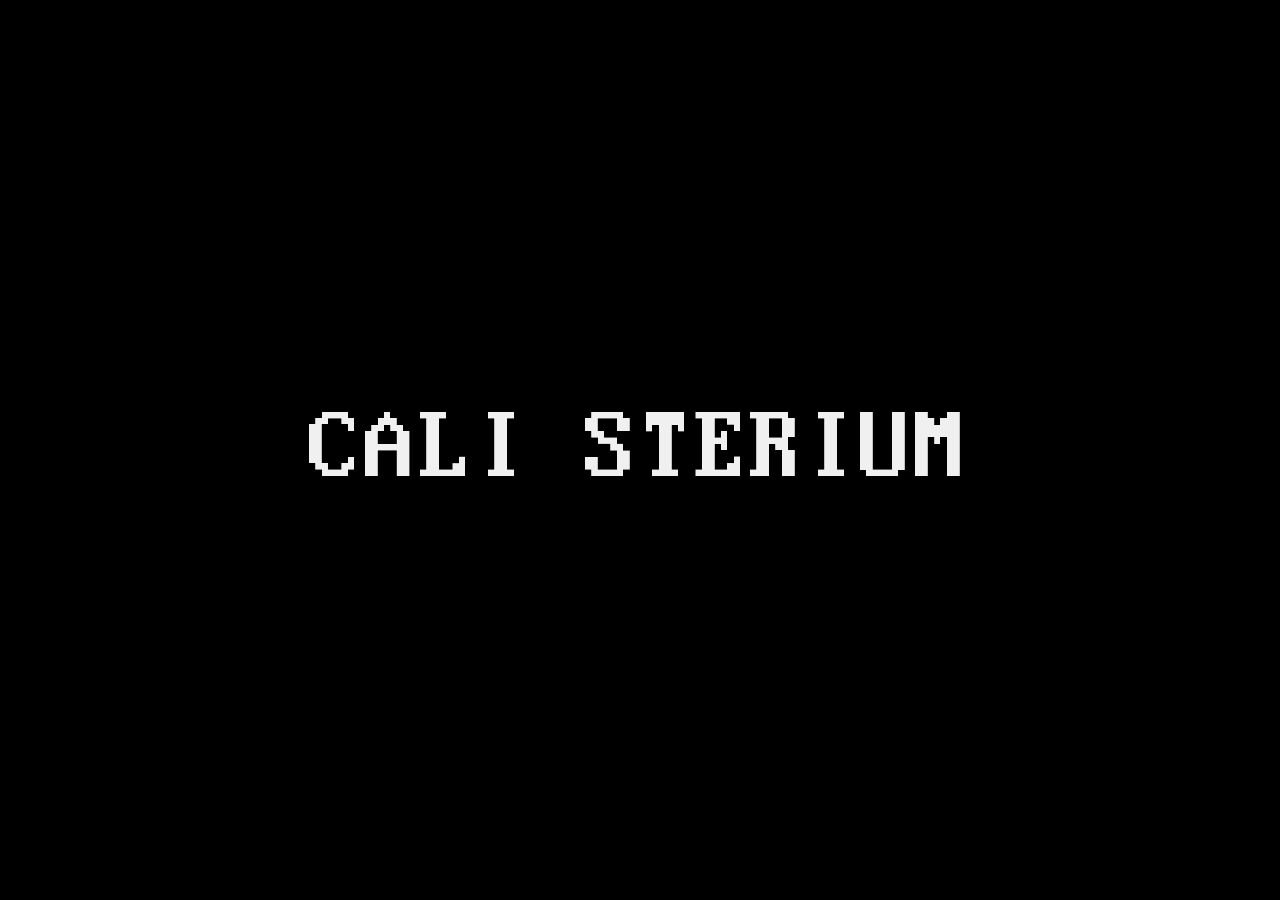
<file: index.html>
<!doctype html>
<html lang="en">
<head>
<meta charset="utf-8">
<meta name="viewport" content="width=device-width, initial-scale=1">
<title>CALI STERIUM</title>
<meta http-equiv="refresh" content="2; url=artificialunemployment.html">
<link rel="canonical" href="https://seryolab.com/artificialunemployment.html">
<style>
  @font-face { font-family:"VGA"; src:url("fonts/WebPlus_IBM_VGA_8x16.woff") format("woff"); }
  html, body { margin:0; height:100%; background:#000; }
  body { display:grid; place-items:center; }
  a { font-family:"VGA", monospace; -webkit-font-smoothing:none; font-size:clamp(28px, 8vw, 120px); color:#f0f0f0; text-decoration:none;
      letter-spacing:.04em; white-space:nowrap; animation:in 1.2s ease-out both; }
  @keyframes in { from { opacity:0; } }
</style>
<script>setTimeout(() => location.replace('artificialunemployment.html' + location.search + location.hash), 1400);</script>
</head>
<body><a href="artificialunemployment.html">CALI STERIUM</a></body>
</html>
</file>
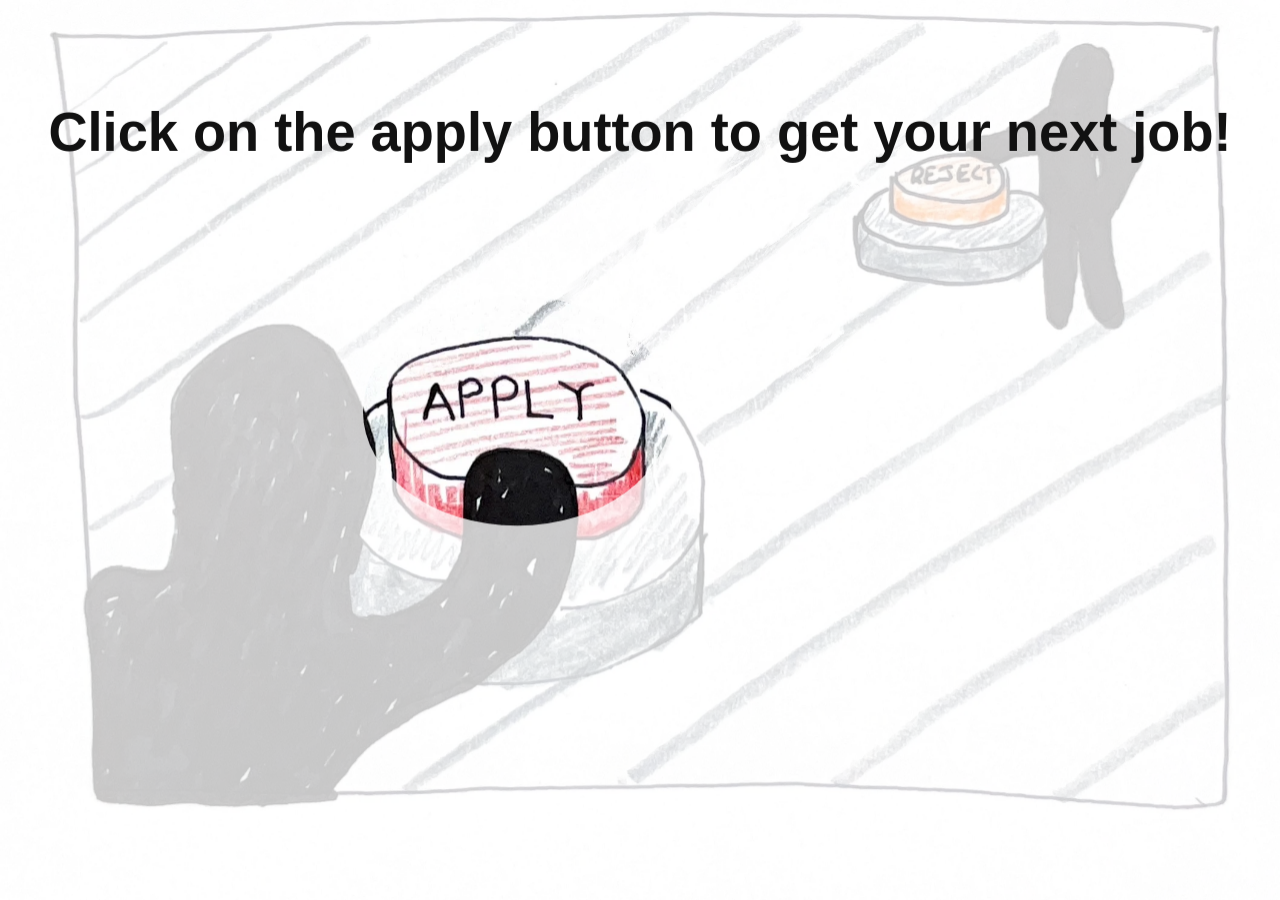
<file: cvr_embed.html>
<!DOCTYPE html>
<html>
<head>
<meta charset="utf-8">
<title>Candidates VS Recruiters</title>
<style>
  html, body { margin:0; height:100%; background:#fff; overflow:hidden; }
  html, body { touch-action:manipulation; }
  canvas { display:block; width:100%; height:100%; touch-action:manipulation; }
</style>
<script>
// iOS Safari zooms in on a double tap (Carlos, 3 Nov 2026: unplayable on iPad): a second tap within 350 ms is swallowed
(function () { let last = 0; document.addEventListener('touchend', e => { const t = Date.now(); if (t - last < 350) e.preventDefault(); last = t; }, { passive: false }); })();
</script>
</head>
<body>
<!-- the game exactly as in essay.html section 02, only without the page around it -->
<canvas id="cvr" width="1534" height="1080"></canvas>
<script src="au_sound.js?v=20261104b"></script>
<script src="media/02-candidates-vs-recruiters/game/manifest.js"></script>
<script src="media/02-candidates-vs-recruiters/game/cvr.js?v=20261104k"></script>
<script>CVR.mountGame(document.getElementById('cvr'), 'media/02-candidates-vs-recruiters/game/', false);</script>
</body>
</html>
</file>
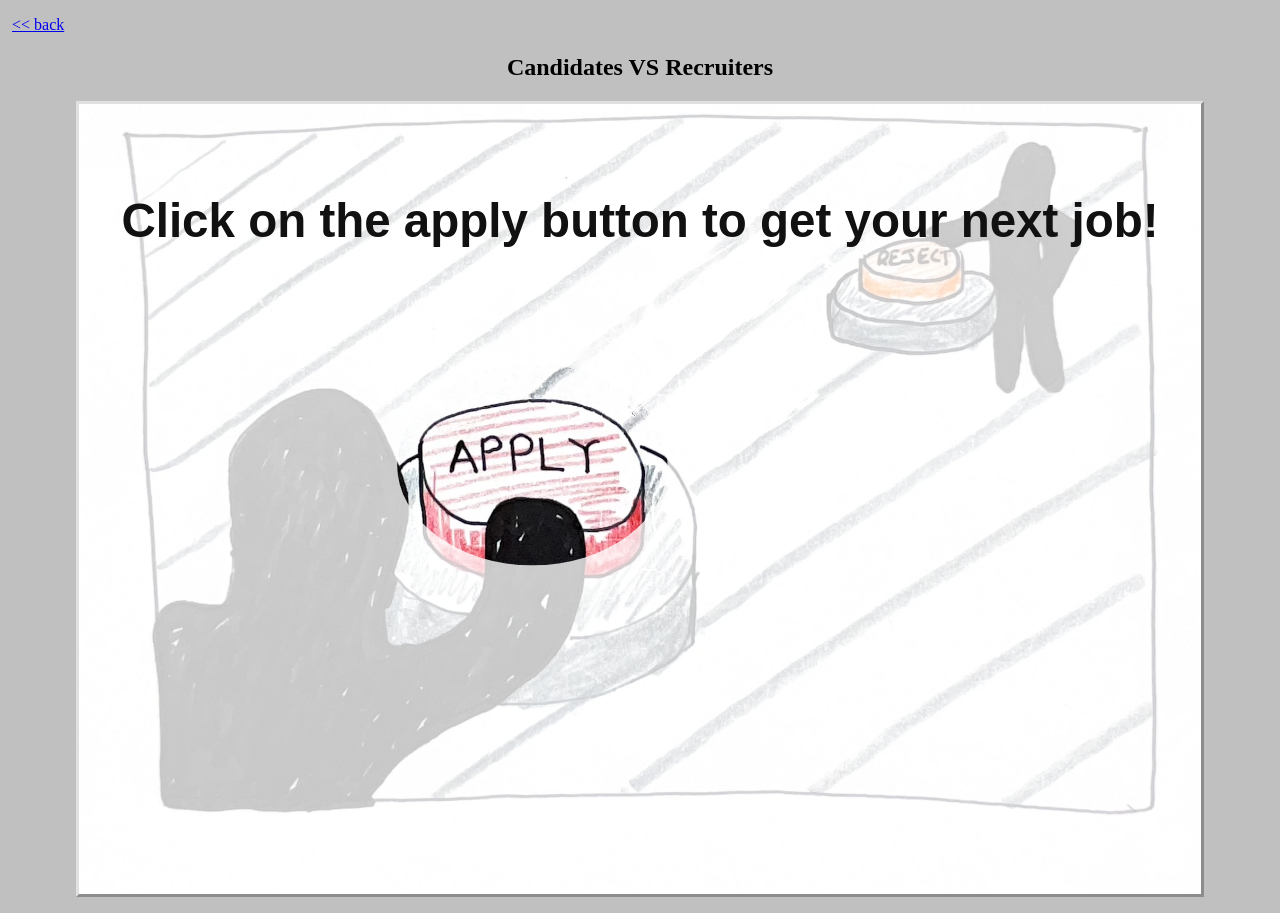
<file: media/02-candidates-vs-recruiters/game/game.html>
<!DOCTYPE html>
<html>
<head>
<title>CALI STERIUM - Candidates VS Recruiters</title>
<meta charset="utf-8">
<meta name="viewport" content="width=device-width, initial-scale=1">
<style>
  body { background:#c0c0c0; color:#000; font-family:"Times New Roman",Times,serif; margin:12px; text-align:center; }
  a { color:#0000ee; }
  a:visited { color:#551a8b; }
  #wrap { display:inline-block; border:3px outset #e0e0e0; background:#fff; line-height:0; max-width:100%; }
  canvas { width:min(1150px, calc(100vw - 30px), calc((100vh - 110px) * 1.42)); height:auto; display:block; touch-action:manipulation; }
</style>
</head>
<body>
<p style="text-align:left"><a href="../../../essay.html#02">&lt;&lt; back</a></p>
<h2>Candidates VS Recruiters</h2>
<div id="wrap"><canvas id="c" width="1534" height="1080"></canvas></div>
<script src="manifest.js"></script>
<script src="cvr.js"></script>
<script>CVR.mountGame(document.getElementById('c'), '', true);</script>
</body>
</html>
</file>
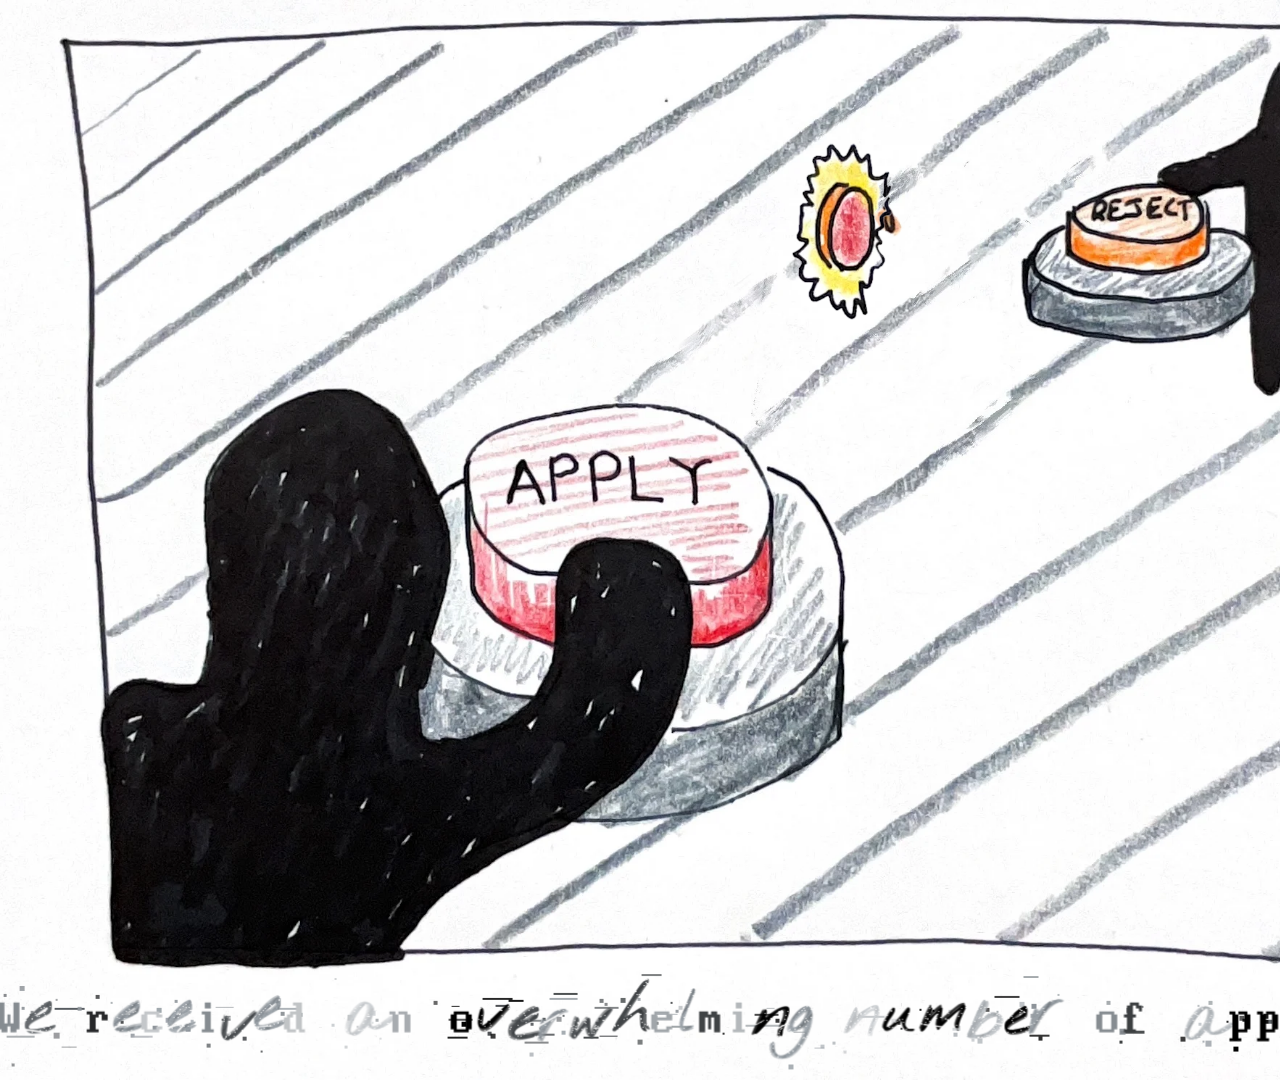
<file: media/02-candidates-vs-recruiters/game/render.html>
<!DOCTYPE html>
<html><head><meta charset="utf-8"><title>render</title>
<style>html,body{margin:0;background:#fff;overflow:hidden}canvas{display:block}</style></head>
<body><canvas id="c" width="1534" height="1080"></canvas>
<script src="manifest.js"></script>
<script src="cvr.js"></script>
<script>
// render.html?render=1&t=<seconds>  : one frame of the self-playing loop (CVR.LOOP.length s), drawn once
// optional: &cfg=<json overrides> &bg=<image> &intro=1  (used to re-create earlier studies)
const q = new URLSearchParams(location.search);
if (q.get('cfg')) Object.assign(CVR.CFG, JSON.parse(q.get('cfg')));
const c = document.getElementById('c');
if (q.get('w')) { c.width = +q.get('w'); c.height = +q.get('h'); }
CVR.loadAssets('', q.get('bg')).then(A => {
  const ctx = c.getContext('2d');
  if (q.get('intro')) { new CVR.Scene(A).drawIntro(ctx, c.width, c.height); return; }
  const t = parseFloat(q.get('t') || '0');
  if (q.get('applies')) {                  // single scripted clicks instead of the loop
    const S = new CVR.Scene(A, +(q.get('seed') || 5));
    q.get('applies').split(',').map(Number).forEach(x => S.apply(x, q.get('recruiter') !== '0'));
    for (let x = 0; x < t; x += 1 / 120) S.step(x);
    S.step(t); S.draw(ctx, c.width, c.height);
  } else CVR.loopSceneAt(A, t).draw(ctx, c.width, c.height);
  document.title = 'ready';
});
</script></body></html>
</file>
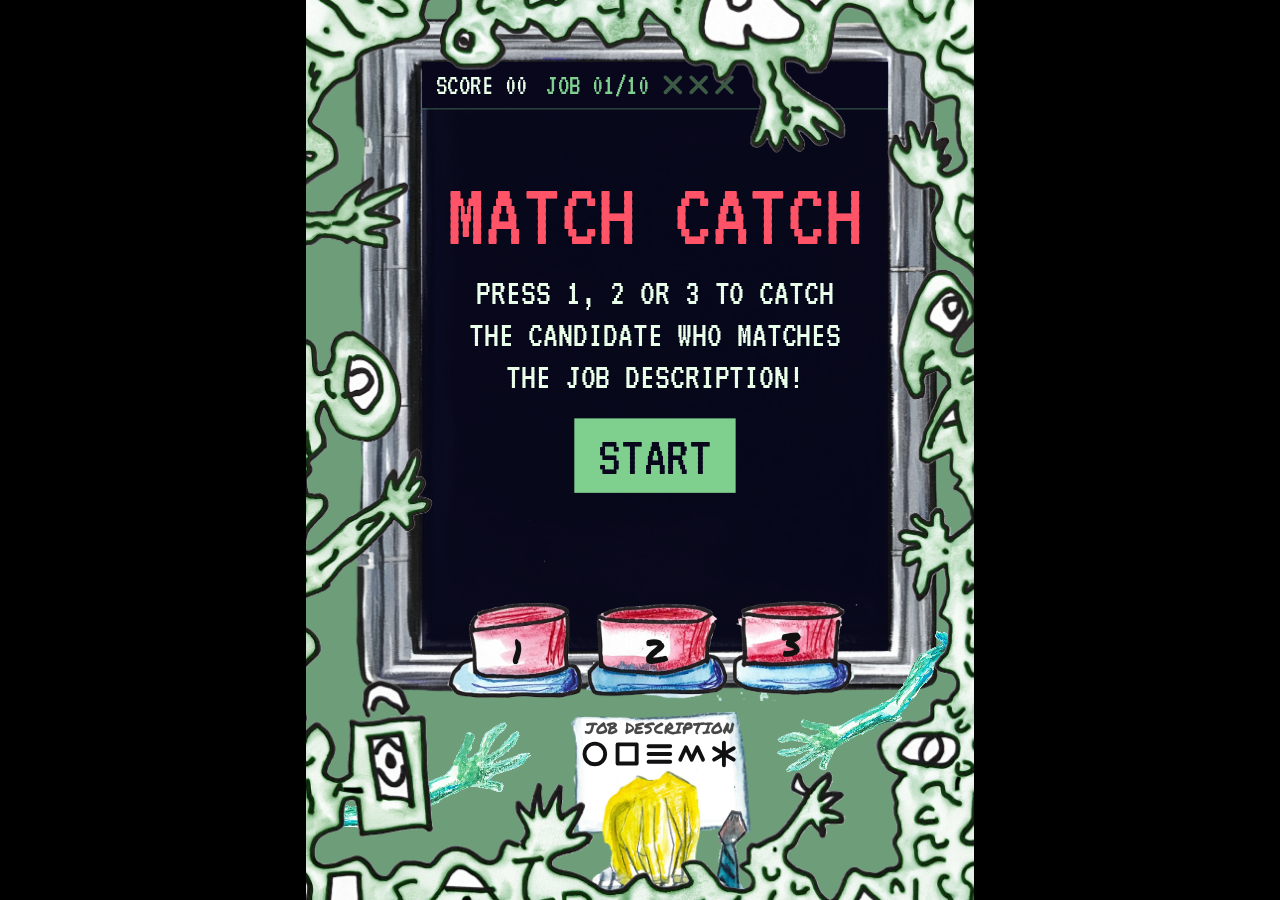
<file: media/07-match-catch/play/match-catch.html>
<!doctype html>
<html>
<head>
<meta charset="utf-8">
<meta name="viewport" content="width=device-width, initial-scale=1">
<title>MATCH CATCH</title>
<link rel="stylesheet" href="fonts.css">
<style>
  html, body { touch-action:manipulation; }
  /* loading screen (Carlos, 3 Nov 2026): the pictures take a moment on tablets */
  #loading { position:fixed; inset:0; z-index:9; display:flex; align-items:center; justify-content:center; background:#000;
    color:#fff; font:48px/1 'VT323', monospace; letter-spacing:.06em; transition:opacity .4s; pointer-events:none; }
  #loading.gone { opacity:0; }
  @keyframes blink { 50% { opacity:.25; } } #loading span { animation:blink 1.1s steps(2) infinite; }
  body { background:#c0c0c0; color:#000; font-family:"Times New Roman",Times,serif; margin:12px; }
  #wrap { display:flex; gap:16px; align-items:flex-start; }
  #out { height:calc(100vh - 70px); width:auto; aspect-ratio:2690 / 3626; display:block; border:2px inset #fff; background:#6e9d79; touch-action:manipulation; user-select:none; -webkit-user-select:none; }
  #ui { flex:1; min-width:340px; max-width:560px; max-height:calc(100vh - 70px); overflow:auto; }
  #bar { display:flex; gap:8px; align-items:center; flex-wrap:wrap; }
  #clock { font-family:"Courier New",monospace; font-size:14px; background:#fff; border:2px inset #fff; padding:2px 6px; display:block; white-space:pre; }
  table { border-collapse:collapse; background:#fff; border:2px inset #fff; margin-top:8px; }
  td, th { border:1px solid #808080; padding:2px 8px; font-size:14px; text-align:left; }
  td input { width:64px; }
  th.sec { background:#e4e4e4; }
  button, select, input { font-family:inherit; font-size:14px; }
  /* game.html?bar=0 : only the game, as it will be embedded in the site */
  body.bare { margin:0; background:#000; overflow:hidden; }
  body.bare #wrap { display:block; }
  body.bare #out { height:min(100vh, 100vw * 3626 / 2690); margin:0 auto; border:0; }   /* whole picture in view, never stretched, also in a narrow window */
  body.bare #ui, body.bare #head { display:none; }
</style>
<script>
// iOS Safari zooms in on a double tap (Carlos, 3 Nov 2026: unplayable on iPad): a second tap within 350 ms is swallowed
(function () { let last = 0; document.addEventListener('touchend', e => { const t = Date.now(); if (t - last < 350) e.preventDefault(); last = t; }, { passive: false }); })();
</script>
</head>
<body>
<div id="loading"><span>LOADING...</span></div>
<div id="head"><b>CALI STERIUM</b> &middot; <i>work 07 (MATCH CATCH)</i> &middot; playable game with tuning bar<hr></div>
<div id="wrap">
<canvas id="out" width="1345" height="1813"></canvas>
<div id="ui">
  <div id="bar">
    <button id="pause">&#10074;&#10074; pause</button>
    <button id="restart">restart</button>
    <label><input type="checkbox" id="auto"> auto-play</label>
    job <input type="number" id="job" min="1" max="10" value="1" style="width:46px"> <button id="go">go</button>
  </div>
  <p><span id="clock">loading…</span></p>
  <table id="tune"></table>
  <p><button id="reset">default values</button> <button id="copy">copy values</button> <span id="copied"></span></p>
  <p><small>Click the three red buttons (or START / RESTART) on the picture. "first job" and "10th job" are the two ends of the
  difficulty; the jobs in between go in a straight line from one to the other. Values are remembered in this browser.</small></p>
</div>
</div>
<script src="hand_data.js"></script>
<script>window.MC_IMG_EXT = '.webp';
// 3 Nov 2026 (slow on iPad): touch devices get the half-size whole-sketch pictures and draw at 1x, not at the Retina ratio
window.MC_TOUCH = matchMedia('(pointer: coarse)').matches || Math.min(screen.width, screen.height) < 900;
window.MC_HALF = window.MC_TOUCH;</script>
<script src="mc.js?v=20261103a"></script>
<script src="game.js"></script>
<script>
(function () {
  const q = new URLSearchParams(location.search), bare = !q.has('bar');     // published copy: only the game; add ?bar to the address for the tuning bar
  if (bare) document.body.classList.add('bare');
  const cv = document.getElementById('out'), ctx = cv.getContext('2d'), $ = id => document.getElementById(id);
  const KEY = 'matchcatch_tuning_v3', T = MCG.T;
  // remembered values: only the known ones, and only plain numbers from 0 up (anything else could break the game for good)
  if (!bare) try { const o = JSON.parse(localStorage.getItem(KEY) || '{}'); Object.keys(MCG.DEFAULTS).forEach(k => { if (typeof o[k] === 'number' && isFinite(o[k]) && o[k] >= 0) T[k] = o[k]; }); } catch (e) {}

  // ---- tuning table
  const ROWS = [
    ['Difficulty', null],
    ['fall speed, first job (px/s)', 'speed0', 10], ['fall speed, 10th job (px/s)', 'speed1', 10],
    ['seconds between candidates, first job', 'spawn0', 0.05], ['seconds between candidates, 10th job', 'spawn1', 0.05],
    ['most candidates on screen, first job', 'max0', 1], ['most candidates on screen, 10th job', 'max1', 1],
    ['matching candidates (%)', 'match', 1],
    ['Animation (seconds)', null],
    ['arm press', 'press', 0.01], ['catch: candidate lights up', 'hitFlash', 0.05], ['catch: hand reaches in', 'reach', 0.05],
    ['catch: dragged out', 'drag', 0.05], ['catch: merges into the mass', 'merge', 0.05], ['paper change (whole)', 'paper', 0.1],
    ['purple after a fault', 'faultFlash', 0.05],
    ['Other', null],
    ['alien hands sway (degrees)', 'wave', 1], ['auto-play mistakes (%)', 'botError', 1]
  ];
  const inputs = {};
  ROWS.forEach(r => {
    const tr = $('tune').insertRow();
    if (!r[1]) { const th = document.createElement('th'); th.colSpan = 2; th.className = 'sec'; th.textContent = r[0]; tr.appendChild(th); return; }
    tr.insertCell().textContent = r[0];
    const i = document.createElement('input'); i.type = 'number'; i.step = r[2]; i.min = 0; i.value = T[r[1]];
    i.oninput = () => { const v = parseFloat(i.value); if (isFinite(v) && v >= 0) { T[r[1]] = v; save(); } };
    tr.insertCell().appendChild(i); inputs[r[1]] = i;
  });
  function save() { try { localStorage.setItem(KEY, JSON.stringify(T)); } catch (e) {} }
  $('reset').onclick = () => { Object.assign(T, MCG.DEFAULTS); Object.keys(inputs).forEach(k => inputs[k].value = T[k]); save(); };
  $('copy').onclick = () => { const t = JSON.stringify(T); (navigator.clipboard ? navigator.clipboard.writeText(t) : Promise.reject()).then(() => $('copied').textContent = 'copied', () => $('copied').textContent = t); };

  // ---- canvas size: as many pixels as it shows on screen
  let scale = 0.5;
  function fit() {
    const r = cv.getBoundingClientRect(), h = Math.min(MC.H, Math.max(600, Math.round(r.height * (window.MC_TOUCH ? 1 : (window.devicePixelRatio || 1)))));
    scale = h / MC.H; cv.height = h; cv.width = Math.round(MC.W * scale); shown = null;
    // a moment later, when the size has settled, the big pictures are made ready for it (also the purple ones, first
    // needed at the first fault), so that no frame of the game has to wait for them
    clearTimeout(warmT); warmT = setTimeout(() => { try { spare.setTransform(scale, 0, 0, scale, 0, 0); MC.warm(spare); } catch (e) {} }, 200);
  }
  const spare = document.createElement('canvas').getContext('2d'); let warmT = 0;
  window.addEventListener('resize', fit);

  // ---- pointer
  const at = e => { const r = cv.getBoundingClientRect(); return [(e.clientX - r.left - cv.clientLeft) * MC.W / cv.clientWidth, (e.clientY - r.top - cv.clientTop) * MC.H / cv.clientHeight]; };
  // a click is answered on the spot: the click is applied and the picture painted without waiting for the next frame
  // (and the game is first brought up to date if frames have stopped coming, so START / RESTART answer even then)
  cv.addEventListener('pointerdown', e => {
    if (e.button) return;                                   // main button or finger only
    e.preventDefault(); const p = at(e);
    try { if (performance.now() - beat > 100) tick(performance.now()); MCG.click(p[0], p[1]); paint(); } catch (err) { console.error(err); }
  });
  cv.addEventListener('pointermove', e => { const p = at(e); cv.style.cursor = MCG.target(p[0], p[1]) != null ? 'pointer' : 'default'; });

  // ---- bar
  let paused = false;
  $('pause').onclick = () => { paused = !paused; $('pause').innerHTML = paused ? '&#9654; play' : '&#10074;&#10074; pause'; };
  $('restart').onclick = () => { MCG.reset(); };
  $('auto').onchange = () => { MCG.state().auto = $('auto').checked; };
  $('go').onclick = () => MCG.jumpTo(parseInt($('job').value, 10) - 1);

  // ---- loop: fixed steps of 1/60 s
  const DT = 1 / 60; let last = 0, acc = 0, fps = 60, lastEvent = '', shown = null, beat = 0;
  MCG.onEvent = name => { lastEvent = name; };
  function tick(now) {                                      // brings the game up to "now"
    const d = Math.max(0, Math.min(0.1, (now - last) / 1000)); last = now;
    if (d > 0.004) fps = fps * 0.95 + (1 / d) * 0.05;         // (a click between two frames is not a frame)
    if (paused) return;
    // A frame that ends within 0.7 ms of a whole number of steps counts as exactly that many and nothing is carried
    // over. Without this the 1/60 s steps and the screen's own rhythm slide past each other, and every so often frames
    // come with no step or with two: everything that moves trembles (Safari tells the time of a frame only to the
    // millisecond, which makes it worse). On a 60 Hz screen every frame now gets exactly one step.
    acc += d;
    let n = Math.round(acc / DT);
    if (n >= 1 && Math.abs(acc - n * DT) < 0.0007) acc = 0;
    else { n = Math.floor(acc / DT + 1e-9); acc = Math.max(0, acc - n * DT); }
    for (; n > 0; n--) MCG.step(DT);
  }
  function paint() {
    // start, game over and win are still pictures: painted once and then left alone (no work at all while the player
    // waits there) until the game, the size of the window or the fonts change
    const key = MCG.still();
    if (key && key === shown) return;
    ctx.setTransform(scale, 0, 0, scale, 0, 0);
    MCG.draw(ctx); shown = key;
    if (!bare) {
      const s = MCG.state();
      $('clock').textContent = s.mode.toUpperCase().padEnd(6) + ' job ' + String(s.job + 1).padStart(2) + '/' + MCG.JOBS + '   score ' + s.score + '   faults ' + s.faults + '/3\n' +
        'on screen ' + s.cands.length + '/' + MCG.maxOn() + '   speed ' + Math.round(MCG.speed()) + ' px/s   ' + Math.round(fps) + ' fps\n' +
        'last event: ' + lastEvent;
    }
  }
  function run(now) { try { tick(now); paint(); } catch (e) { console.error(e); } }     // one bad frame must never stop the next ones
  function frame(now) { requestAnimationFrame(frame); beat = performance.now(); run(now); }
  const repaint = () => { shown = null; };
  document.addEventListener('visibilitychange', repaint); window.addEventListener('pageshow', repaint);
  if (document.fonts && document.fonts.addEventListener) document.fonts.addEventListener('loadingdone', repaint);   // a font that arrives late
  // safety net: if the browser stops calling frame() while the page is in view, a timer takes over until it calls again
  setInterval(() => { if (!document.hidden && beat && performance.now() - beat > 500) run(performance.now()); }, 50);
  const fail = e => { $('clock').textContent = 'could not load: ' + (e && e.message ? e.message : e); };
  window.addEventListener('error', e => { if (document.title !== 'ready') fail(e.error || e.message); });
  MCG.load().then(() => {
    if (q.get('auto') === '1') { MCG.state().auto = true; $('auto').checked = true; }
    fit(); document.title = 'ready'; last = performance.now(); requestAnimationFrame(frame);
    requestAnimationFrame(() => { const l = document.getElementById('loading'); l.classList.add('gone'); setTimeout(() => l.remove(), 500); });
  }).catch(fail);
  window.MCGAME = { fit, repaint };
})();
</script>
</body>
</html>
</file>
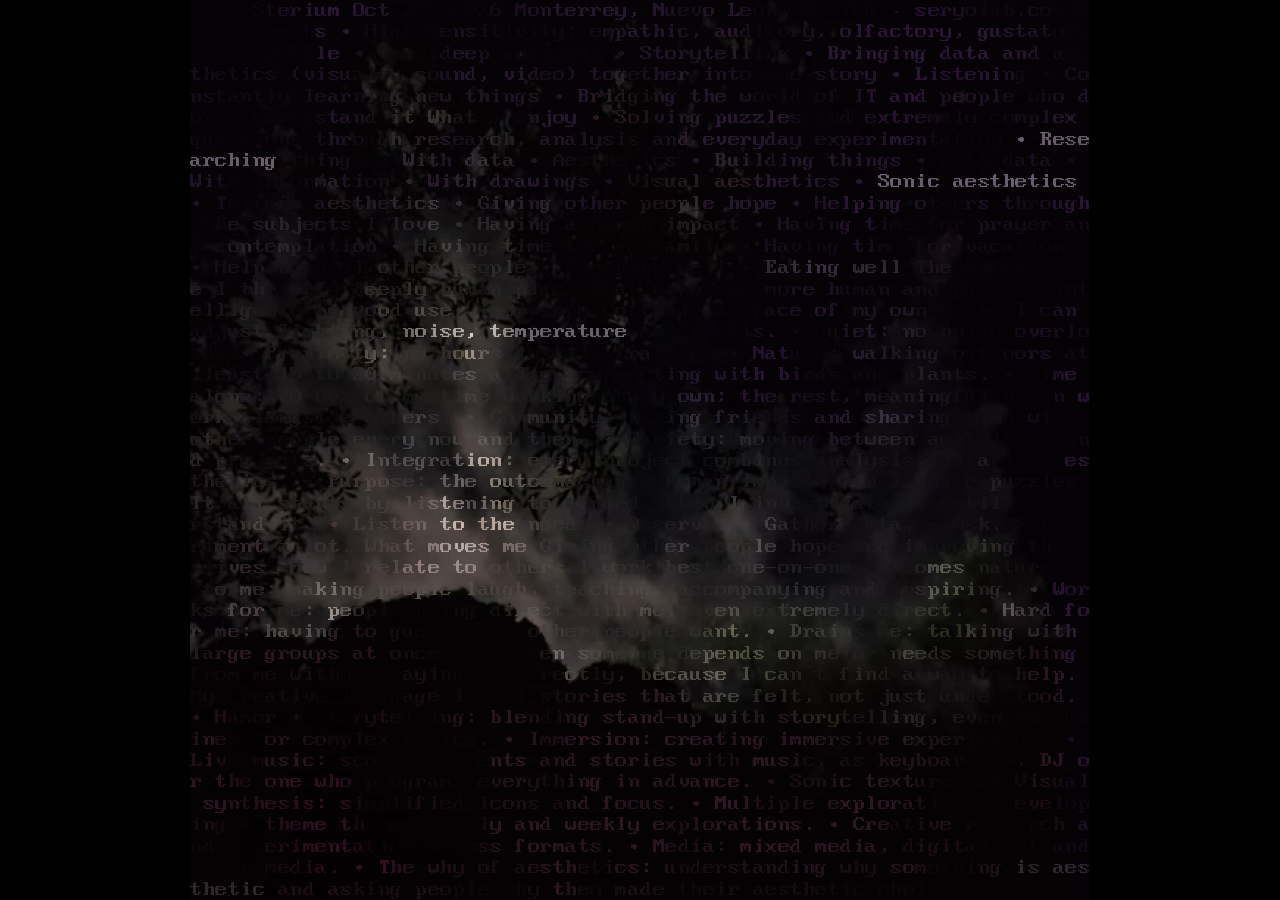
<file: media/the-corporate-cali/play/the-corporate-cali.html>
<!doctype html>
<html lang="en">
<head>
<meta charset="utf-8">
<meta name="viewport" content="width=device-width, initial-scale=1, maximum-scale=1, user-scalable=no">
<title>The Corporate Cali</title>
<style>
  html, body { margin:0; height:100%; background:#000; color:#aaa; overflow:hidden;
    font-family: DOSVGA, "Courier New", monospace; -webkit-user-select:none; user-select:none; }
  #wrap { position:absolute; inset:0 0 56px 0; display:flex; align-items:center; justify-content:center; }
  canvas { display:block; touch-action:none; cursor:grab; background:#000; }
  canvas.drag { cursor:grabbing; }
  #bar { position:absolute; left:0; right:0; bottom:0; height:56px; display:flex; align-items:center;
    justify-content:center; gap:14px; font-size:24px; }
  #bar button { font:inherit; color:#000; background:#aaa; border:0; padding:2px 14px; cursor:pointer; }
  #bar button:hover, #bar button.on { background:#fff; }
  #track { position:relative; width:min(40vw, 360px); height:24px; cursor:pointer; }
  #track::before { content:""; position:absolute; left:0; right:0; top:11px; height:2px; background:#555; }
  #knob { position:absolute; top:0; width:12px; height:24px; background:#fff; margin-left:-6px; }
  #lvl { width:5.5em; text-align:left; }
  #hint { position:absolute; left:50%; top:50%; transform:translate(-50%,-50%); background:#000; color:#fff;
    border:2px solid #aaa; padding:14px 22px; font-size:24px; line-height:1.4; text-align:center;
    pointer-events:none; transition:opacity .8s; white-space:nowrap; }
  #hint.off { opacity:0; }
  body.render #bar, body.render #hint { display:none; }
  /* 27 Oct (Carlos): no zoom any more: the whole picture, no bar, no hint */
  body.nozoom #bar, body.nozoom #hint.ready { display:none; }
  html:not(.zoom) #bar { display:none; }                /* 3 Nov 2026: the bar showed for ~2 s before the live data arrived */
  body.nozoom canvas { cursor:default; }
  body.nozoom #wrap { inset:0; }
  body.render #wrap { inset:0; }
  @media (max-width:520px) {
    #wrap { bottom:48px; }
    #bar { height:48px; gap:8px; font-size:18px; }
    #bar button { padding:2px 10px; }
    #track { width:28vw; }
    #lvl { width:4em; }
    #hint { font-size:16px; padding:10px 14px; }
  }
</style>
<script>if (new URLSearchParams(location.search).has('zoom')) document.documentElement.classList.add('zoom');</script>
</head>
<body>
<div id="wrap"><canvas id="c"></canvas><div id="hint">LOADING...</div></div>
<div id="bar">
  <button id="out" title="Zoom out">−</button>
  <div id="track"><div id="knob"></div></div>
  <button id="in" title="Zoom in">+</button>
  <span id="lvl">1.0×</span>
  <button id="reset" title="See the whole portrait">FIT</button>
</div>
<script src="data.js"></script>
<script>const IMG_DIR = '';   // where cells_*.js, night.jpg and cc_*.jpg are ('' in the published copy)</script>
<script>
(async function () {
  const Q = new URLSearchParams(location.search);
  // ?lang=en|es = his new CV, text only (27 Oct 2026). Shown as an IMAGE since then (cc_en.png / cc_es.png, 4096 px, rasterised
  // from the-corporate-cali_en/es.pdf by cv2026/pdf2img.swift); the PDF + PDF.js viewer is in works/_backup/.
  // the language: ?lang=, else the one chosen on the site (localStorage au_lang, same as the entrance pages), else English
  let LANG = Q.get('lang');
  if (!LANG) try { LANG = localStorage.getItem('au_lang'); } catch (e) {}
  LANG = LANG === 'es' ? 'es' : 'en';
  document.documentElement.lang = LANG;
  const RENDER = Q.has('render');
  if (RENDER) document.body.classList.add('render');

  const font = new FontFace('DOSVGA', `url(${CC_FONT})`);   // for the zoom bar and the hint
  await font.load(); document.fonts.add(font);

  // --- LIVE (27 Oct, Carlos): the photo Night.png, and over it every letter of the CV drawn each frame, each one ONE flat colour
  // that drifts very slowly toward the photo's own colour there (almost vanishing into it) and back to its brighter colour.
  // Data: cells_<lang>.js (grid, text, raw = photo colour, tone = letter colour; cv2026/build.py) + night.jpg. ?zoom = old picture.
  const V = '20261103a';
  const cellsOK = !Q.has('zoom') && await new Promise(ok => { const sc = document.createElement('script');
    sc.src = `${IMG_DIR}cells_${LANG}.js?v=${V}`; sc.onload = () => ok(true); sc.onerror = () => ok(false); document.head.appendChild(sc); });
  if (cellsOK) {
    const C = window.CC_CELLS, cv = document.getElementById('c'), ctx0 = cv.getContext('2d'), ctx = ctx0;
    const photo = new Image(); photo.src = `${IMG_DIR}night.jpg?v=${V}`; await photo.decode();
    document.body.classList.add('nozoom'); document.getElementById('hint').classList.add('ready');
    const N = C.text.length, PERIOD = +(Q.get('period') || 5), LOW = +(Q.get('low') ?? 0.06);   // LOW: how close to the photo it gets
    // which letters fade: AREAS, small and large, that drift and disperse (not waves): two octaves of smooth 3D value noise
    // (x, y, time) on the letter grid, the large one also bent by the small one so the patches break up as they move
    const hash = (x, y, z) => { const h = Math.sin(x * 127.1 + y * 311.7 + z * 74.7) * 43758.5453; return h - Math.floor(h); };
    const sm = t => t * t * (3 - 2 * t);
    function noise(x, y, z) {
      const X = Math.floor(x), Y = Math.floor(y), Z = Math.floor(z), u = sm(x - X), v = sm(y - Y), w = sm(z - Z);
      const L = (a, b, t) => a + (b - a) * t;
      return L(L(L(hash(X, Y, Z), hash(X + 1, Y, Z), u), L(hash(X, Y + 1, Z), hash(X + 1, Y + 1, Z), u), v),
               L(L(hash(X, Y, Z + 1), hash(X + 1, Y, Z + 1), u), L(hash(X, Y + 1, Z + 1), hash(X + 1, Y + 1, Z + 1), u), v), w);
    }
    // a little more contrast in the letters (Carlos): whites whiter, darks darker, around mid gray
    const CON = +(Q.get('con') || 1);                        // Carlos asked to remove the extra contrast again (1.35 -> 1)
    for (let k = 0; k < C.tone.length; k++) C.tone[k] = Math.min(255, Math.max(0, (C.tone[k] - 110) * CON + 110));
    const BIG = +(Q.get('big') || 10), SMALL = +(Q.get('small') || 3.5);   // smaller patches (Carlos: no big blocks at once)   // patch sizes, in letters (rows count double: cells are 1:2)
    // now and then (every 1-2 s) one or two random PAIRS of consecutive words light up a little: they come forward, a bit
    // brighter, then settle back (half the time rising, half fading)
    const words = []; { const re = /\S+/g, all = []; let mm; while ((mm = re.exec(C.text))) all.push([mm.index, mm.index + mm[0].length]);
      for (let j = 0; j + 1 < all.length; j++) if (all[j + 1][1] - all[j][0] > 6) words.push([all[j][0], all[j + 1][1]]); }
    const glow = new Float32Array(N), lit = [];               // lit: [first, last, start time]
    const LIFT = +(Q.get('lift') || 0.35), GLOW_T = 5.5;   // 5.5 s (Carlos): half rising, half fading      // how much brighter (toward white), and for how long (s)
    // The lit words follow a SEEDED schedule (3 Nov 2026): one or two pairs every 1-2 s, from t = -8 s on, so the picture at any
    // time t is reproducible (the preview video is rendered frame by frame) and the same on every visit.
    const rnd = (a => () => { a |= 0; a = a + 0x6D2B79F5 | 0; let x = Math.imul(a ^ a >>> 15, 1 | a); x = x + Math.imul(x ^ x >>> 7, 61 | x) ^ x; return ((x ^ x >>> 14) >>> 0) / 4294967296; })(7);
    const sched = []; for (let tt = -8; tt < 7200; tt += 1 + rnd()) for (let k = 1 + Math.floor(rnd() * 2); k > 0; k--) { const w = words[Math.floor(rnd() * words.length)]; sched.push([w[0], w[1], tt]); }
    function words_(t) {
      glow.fill(0);
      for (const [a0, a1, s0] of sched) {
        const a = (t - s0) / GLOW_T; if (a <= 0 || a >= 1) continue;
        const e = Math.sin(Math.PI * a);                      // in and out, smoothly
        for (let i = a0; i < a1; i++) glow[i] = Math.max(glow[i], e);
      }
    }
    let S = 0, kx = 1;
    function fit() {
      if (RENDER) S = +(Q.get('size') || Math.min(innerWidth, innerHeight));   // the window size set by tools/render_frames.sh
      else { const w = document.getElementById('wrap'), css = Math.floor(Math.min(w.clientWidth, w.clientHeight)), dpr = window.devicePixelRatio || 1;
        S = Math.round(css * dpr); cv.style.width = cv.style.height = css + 'px'; }
      cv.width = cv.height = S;
      if (RENDER) cv.style.width = cv.style.height = S + 'px';
      ctx.font = `${S / C.rows}px DOSVGA`; kx = (S / C.cols) / ctx.measureText('M').width;
    }
    function paint(t, ctx = ctx0) {
      const cw = S / C.cols, chh = S / C.rows;
      words_(t);
      ctx.setTransform(1, 0, 0, 1, 0, 0); ctx.imageSmoothingQuality = 'high';
      ctx.drawImage(photo, 0, 0, S, S);
      ctx.setTransform(kx, 0, 0, 1, 0, 0); ctx.font = `${chh}px DOSVGA`; ctx.textBaseline = 'middle';
      for (let i = 0; i < N; i++) {
        const ch = C.text[i]; if (ch === ' ') continue;
        const r = Math.floor(i / C.cols), c = i % C.cols, ts = t / PERIOD;
        const s = noise(c / SMALL - ts * .9, 2 * r / SMALL + ts * .4, ts * 1.7 + 50);   // the patches also travel across the page
        const b = noise(c / BIG + s * .8 + ts * .5, 2 * r / BIG + s * .8 - ts * .3, ts);
        let u = Math.min(1, Math.max(0, (0.45 * b + 0.55 * s - 0.57) * 2.6 + 0.5)); u = sm(u);   // biased: fewer letters fully shown at a time
        const g = glow[i], m = Math.max(LOW + (1 - LOW) * u, g), k = 3 * i, lift = LIFT * g;   // a lit word is fully shown, and lifted
        const R = C.raw[k] + (C.tone[k] - C.raw[k]) * m, G = C.raw[k + 1] + (C.tone[k + 1] - C.raw[k + 1]) * m, B = C.raw[k + 2] + (C.tone[k + 2] - C.raw[k + 2]) * m;
        ctx.fillStyle = `rgb(${R + (255 - R) * lift | 0},${G + (255 - G) * lift | 0},${B + (255 - B) * lift | 0})`;
        ctx.fillText(ch, c * cw / kx, (r + 0.5) * chh);
      }
    }
    fit();
    if (RENDER) {
      // the preview video: a seamless loop of LOOP seconds; its last FADE seconds cross-fade into the picture from before t = 0
      const t = +(Q.get('t') || 0), LOOP = +(Q.get('loop') || 12), FADE = +(Q.get('fade') || 1.5);
      paint(t);
      if (Q.has('loop') || Q.has('t')) { const w = (t - (LOOP - FADE)) / FADE; if (w > 0) {
        const c2 = document.createElement('canvas'); c2.width = c2.height = S; paint(t - LOOP, c2.getContext('2d'));
        ctx0.setTransform(1, 0, 0, 1, 0, 0); ctx0.globalAlpha = Math.min(1, w); ctx0.drawImage(c2, 0, 0); ctx0.globalAlpha = 1; } }
      document.title = 'done'; return;
    }
    addEventListener('resize', () => { fit(); });
    const t0 = performance.now(); let last = 0;
    (function tick(now) { if (now - last > 1000 / 30) { last = now; paint((now - t0) / 1000); } requestAnimationFrame(tick); })(t0);
    return;
  }

  // --- what is shown: the square picture of the CV in the chosen language
  const img = new Image(); img.src = `${IMG_DIR}cc_${LANG}.jpg?v=20261103a`; await img.decode();
  const IW = img.naturalWidth;

  // draws the region of the picture seen at zoom z around (cx, cy) into a size x size canvas
  function renderRegion(canvas, size, z, cx, cy) {
    const sc = size * z, c2 = canvas.getContext('2d');
    c2.setTransform(1, 0, 0, 1, 0, 0); c2.fillStyle = '#000'; c2.fillRect(0, 0, size, size);
    c2.imageSmoothingEnabled = true; c2.imageSmoothingQuality = 'high';
    c2.drawImage(img, size / 2 - cx * sc, size / 2 - cy * sc, sc, sc);
    return Promise.resolve();
  }

  // --- canvas and view (world = the unit square)
  const cv = document.getElementById('c'), ctx = cv.getContext('2d');
  const NOZOOM = !Q.has('zoom');         // 27 Oct (Carlos): no zoom; ?zoom brings the 1-4x zoom back
  const ZMIN = 1, ZMAX = 4;              // 4x (Carlos, 27 Oct: smaller pictures, 4096 px, load faster)
  const view = { z: 1, cx: .5, cy: .5 }, goal = { z: 1, cx: .5, cy: .5 };
  let S = 0, DPR = 1;

  function size() {
    if (RENDER) { S = +(Q.get('size') || 1440); DPR = 1; cv.width = cv.height = S; cv.style.width = cv.style.height = S + 'px'; return; }
    const w = document.getElementById('wrap');
    const css = Math.floor(Math.min(w.clientWidth, w.clientHeight));
    DPR = window.devicePixelRatio || 1;
    S = Math.round(css * DPR);
    cv.width = cv.height = S; cv.style.width = cv.style.height = css + 'px';
    det.ok = false;
    // on a tall screen (phone) the zoom bar sits right under the portrait, not at the bottom of the window
    const bar = document.getElementById('bar'), r = cv.getBoundingClientRect();
    bar.style.top = Math.min(innerHeight - bar.offsetHeight, r.bottom) + 'px'; bar.style.bottom = 'auto';
  }

  function clamp() {
    for (const v of [goal, view]) {
      v.z = Math.min(ZMAX, Math.max(ZMIN, v.z));
      const half = 0.5 / v.z;
      v.cx = Math.min(1 - half, Math.max(half, v.cx));
      v.cy = Math.min(1 - half, Math.max(half, v.cy));
    }
  }

  // the grid/preview video (?render=1&t=seconds): a 12 s seamless loop. Close-up on "ReducedHRdataerrorsby90%"
  // (row 27 of option A), zoom out to the whole face, hold, zoom back in. The phrase stays put on screen while zooming.
  function videoView(t) {
    const T = 12, P = { z: 3.6, cx: 0.4554, cy: 0.5093 };
    const ease = u => u * u * (3 - 2 * u);
    t = ((t % T) + T) % T;
    const out = t < 2 ? 0 : t < 6 ? ease((t - 2) / 4) : t < 8 ? 1 : 1 - ease((t - 8) / 4);   // 0 = close-up, 1 = whole
    const z = Math.exp(Math.log(P.z) * (1 - out)), u = (1 - 1 / z) / (1 - 1 / P.z);
    return { z, cx: 0.5 + (P.cx - 0.5) * u, cy: 0.5 + (P.cy - 0.5) * u };
  }

  const det = { cv: document.createElement('canvas'), ok: false, busy: false, z: 0, cx: 0, cy: 0 };
  size(); clamp();
  if (RENDER) {
    if (Q.has('t')) Object.assign(view, videoView(+Q.get('t')));
    else { view.z = +(Q.get('z') || 1); view.cx = +(Q.get('cx') || .5); view.cy = +(Q.get('cy') || .5); }
    clamp();
    await renderRegion(cv, S, view.z, view.cx, view.cy); document.title = 'done'; return;
  }

  // whole page once, sharp up to about 2x; while zooming it is scaled, and once the view rests
  // the visible region is drawn again from the PDF at screen resolution (det)
  const base = document.createElement('canvas');
  base.width = base.height = Math.min(4096, Math.max(2048, Math.round(S * 2)));
  await renderRegion(base, base.width, 1, .5, .5);
  if (NOZOOM) {                                              // no zoom (27 Oct): draw the whole picture and stop here
    document.body.classList.add('nozoom'); document.getElementById('hint').classList.add('ready');
    size(); draw(); addEventListener('resize', () => { size(); draw(); });
    return;
  }
  document.getElementById('hint').innerHTML = 'SCROLL OR PINCH TO ZOOM IN AND OUT<br>DRAG TO MOVE';

  function draw() {
    const sc = S * view.z, ox = S / 2 - view.cx * sc, oy = S / 2 - view.cy * sc;
    ctx.setTransform(1, 0, 0, 1, 0, 0);
    ctx.fillStyle = '#000'; ctx.fillRect(0, 0, S, S);
    ctx.imageSmoothingEnabled = true; ctx.imageSmoothingQuality = 'high';
    ctx.drawImage(base, ox, oy, sc, sc);
    if (det.ok) {
      const w = sc / det.z;
      ctx.drawImage(det.cv, ox + (det.cx - .5 / det.z) * sc, oy + (det.cy - .5 / det.z) * sc, w, w);
    }
  }

  let still = 0;                                             // ms the view has been at rest
  async function detail() {
    if (det.busy || S * view.z <= base.width * 0.95) return;
    if (det.ok && det.z === view.z && det.cx === view.cx && det.cy === view.cy && det.cv.width === S) return;
    det.busy = true;
    const z = view.z, cx = view.cx, cy = view.cy, c = document.createElement('canvas');
    c.width = c.height = S;
    try { await renderRegion(c, S, z, cx, cy); Object.assign(det, { cv: c, ok: true, z, cx, cy }); draw(); }
    finally { det.busy = false; }
  }

  // --- interaction: progressive (eased) zoom toward a goal
  const hint = document.getElementById('hint');
  let hinted = false;
  const unhint = () => { if (!hinted) { hinted = true; hint.classList.add('off'); } };
  setTimeout(unhint, 6000);                                  // counted from the moment the portrait is shown

  function toWorld(px, py) {                                 // css px on canvas -> world, using the goal view
    const r = cv.getBoundingClientRect(), sc = r.width * goal.z;
    return [goal.cx + (px - r.left - r.width / 2) / sc, goal.cy + (py - r.top - r.height / 2) / sc];
  }
  function zoomAt(f, px, py) {                               // keep the point under the pointer fixed
    const r = cv.getBoundingClientRect();
    if (px == null) { px = r.left + r.width / 2; py = r.top + r.height / 2; }
    const [wx, wy] = toWorld(px, py);
    goal.z = Math.min(ZMAX, Math.max(ZMIN, goal.z * f));
    const sc = r.width * goal.z;
    goal.cx = wx - (px - r.left - r.width / 2) / sc;
    goal.cy = wy - (py - r.top - r.height / 2) / sc;
    clamp(); unhint();
  }

  cv.addEventListener('wheel', e => {
    e.preventDefault();
    const d = e.deltaMode === 1 ? e.deltaY * 16 : e.deltaY;
    zoomAt(Math.exp(-d * (e.ctrlKey ? 0.01 : 0.0025)), e.clientX, e.clientY);
  }, { passive: false });

  const pts = new Map(); let pinch = null;
  cv.addEventListener('pointerdown', e => { cv.setPointerCapture(e.pointerId); pts.set(e.pointerId, [e.clientX, e.clientY]); cv.classList.add('drag'); pinch = null; unhint(); });
  cv.addEventListener('pointermove', e => {
    if (!pts.has(e.pointerId)) return;
    const prev = pts.get(e.pointerId); pts.set(e.pointerId, [e.clientX, e.clientY]);
    if (pts.size === 1) {
      const r = cv.getBoundingClientRect(), sc = r.width * goal.z;
      goal.cx -= (e.clientX - prev[0]) / sc; goal.cy -= (e.clientY - prev[1]) / sc; clamp();
      view.cx = goal.cx; view.cy = goal.cy;                   // dragging follows the hand at once
    } else if (pts.size === 2) {
      const [a, b] = [...pts.values()];
      const d = Math.hypot(a[0] - b[0], a[1] - b[1]), mx = (a[0] + b[0]) / 2, my = (a[1] + b[1]) / 2;
      if (pinch) zoomAt(d / pinch, mx, my);
      pinch = d;
    }
  });
  const up = e => { pts.delete(e.pointerId); pinch = null; if (!pts.size) cv.classList.remove('drag'); };
  cv.addEventListener('pointerup', up); cv.addEventListener('pointercancel', up);
  cv.addEventListener('dblclick', e => zoomAt(2.5, e.clientX, e.clientY));

  // buttons: a click = one smooth step, holding = keeps zooming
  let hold = 0;
  function holdBtn(id, dir) {
    const b = document.getElementById(id);
    b.addEventListener('pointerdown', e => { e.preventDefault(); zoomAt(dir > 0 ? 1.6 : 1 / 1.6); hold = dir; b.classList.add('on'); });
    const stop = () => { hold = 0; b.classList.remove('on'); };
    b.addEventListener('pointerup', stop); b.addEventListener('pointerleave', stop);
  }
  holdBtn('in', 1); holdBtn('out', -1);
  document.getElementById('reset').onclick = () => { goal.z = 1; goal.cx = goal.cy = .5; unhint(); };
  addEventListener('keydown', e => {
    if (e.key === '+' || e.key === '=') zoomAt(1.6);
    else if (e.key === '-' || e.key === '_') zoomAt(1 / 1.6);
    else if (e.key === '0') { goal.z = 1; goal.cx = goal.cy = .5; }
  });

  // slider (logarithmic)
  const track = document.getElementById('track'), knob = document.getElementById('knob'), lvl = document.getElementById('lvl');
  let sliding = false;
  function slideTo(x) {
    const r = track.getBoundingClientRect(), u = Math.min(1, Math.max(0, (x - r.left) / r.width));
    zoomAt(Math.exp(Math.log(ZMIN) + u * (Math.log(ZMAX) - Math.log(ZMIN))) / goal.z);
  }
  track.addEventListener('pointerdown', e => { sliding = true; track.setPointerCapture(e.pointerId); slideTo(e.clientX); });
  track.addEventListener('pointermove', e => { if (sliding) slideTo(e.clientX); });
  track.addEventListener('pointerup', () => sliding = false);

  addEventListener('resize', () => { size(); draw(); still = 0; });

  let last = performance.now(), drawn = '';
  (function tick(now) {
    const dt = Math.min(0.1, (now - last) / 1000); last = now;
    if (hold) zoomAt(Math.exp(hold * 1.2 * dt));
    const k = 1 - Math.exp(-dt * 7);
    view.z += (goal.z - view.z) * k; view.cx += (goal.cx - view.cx) * k; view.cy += (goal.cy - view.cy) * k;
    if (Math.abs(goal.z - view.z) < 1e-4 * goal.z) { view.z = goal.z; view.cx = goal.cx; view.cy = goal.cy; }
    clamp();
    const key = view.z + ',' + view.cx + ',' + view.cy + ',' + S;
    if (key !== drawn) { draw(); drawn = key; still = 0; }
    else if ((still += dt * 1000) > 150) detail();
    const u = (Math.log(view.z) - Math.log(ZMIN)) / (Math.log(ZMAX) - Math.log(ZMIN));
    knob.style.left = (u * 100) + '%';
    lvl.textContent = view.z.toFixed(1) + '×';
    requestAnimationFrame(tick);
  })(last);
})();
</script>
</body>
</html>
</file>
<file: media/07-match-catch/play/fonts.css>
@font-face { font-family: 'MCHand'; src: url('fonts/PermanentMarker-Regular.ttf'); }
@font-face { font-family: 'MCScreen'; src: url('fonts/VT323-Regular.ttf'); }
</file>
